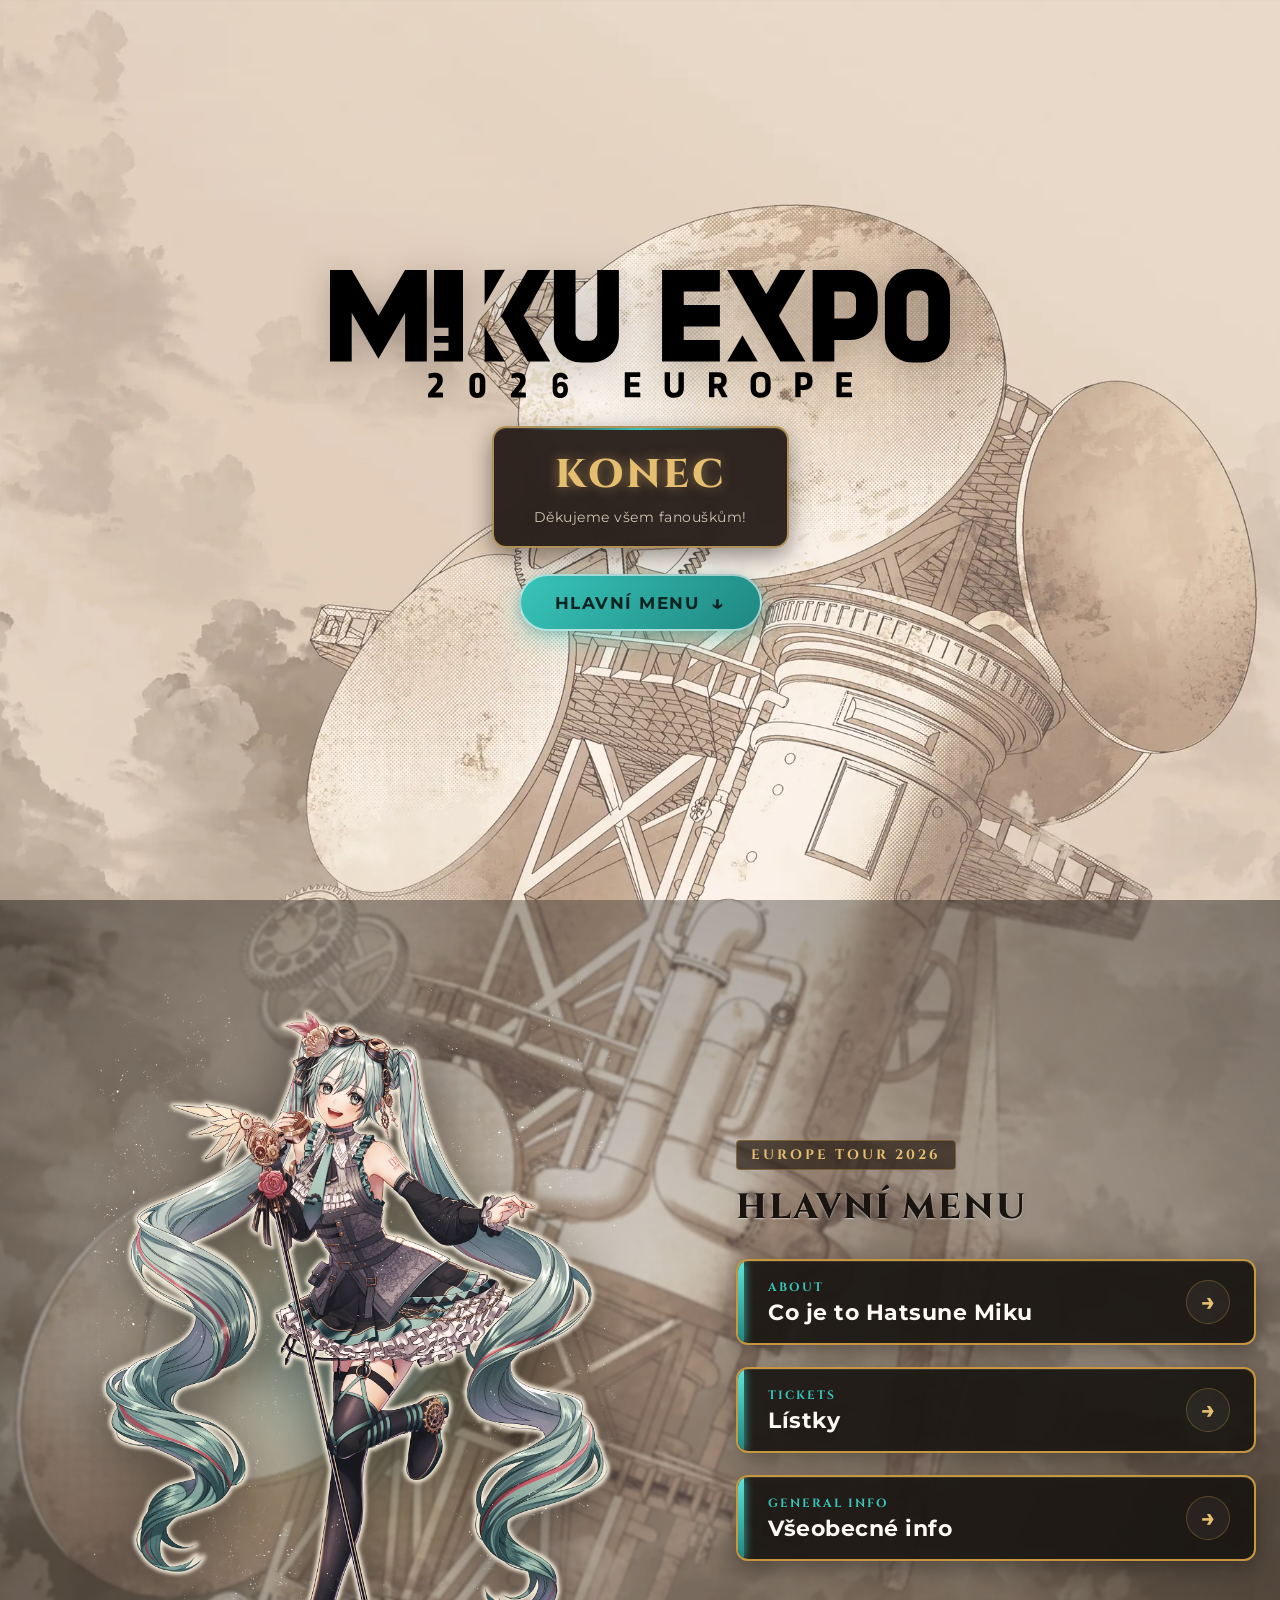
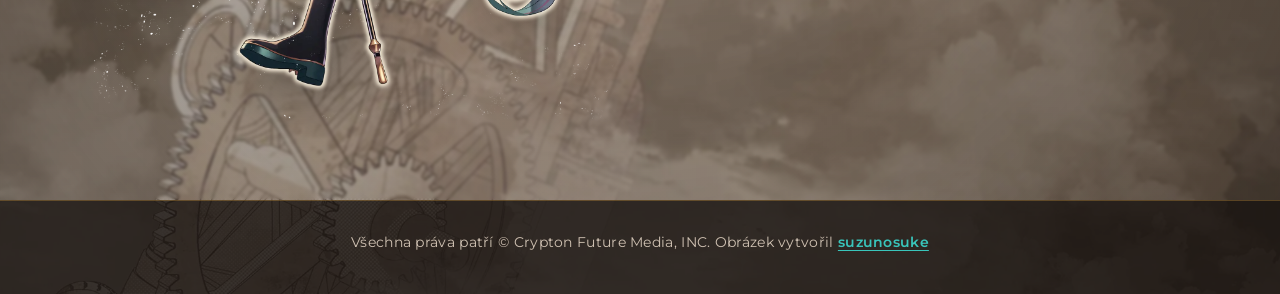
<file: index.html>
<!DOCTYPE html>
<html lang="cs">

<head>
    <meta charset="UTF-8">
    <meta name="viewport" content="width=device-width, initial-scale=1.0">
    <title>Miku Expo Europe 2026 CZ</title>
    <link rel="preconnect" href="https://fonts.googleapis.com">
    <link rel="preconnect" href="https://fonts.gstatic.com" crossorigin>
    <link href="https://fonts.googleapis.com/css2?family=Cinzel:wght@600;700;800&family=Montserrat:wght@400;500;600;700;800&display=swap"
          rel="stylesheet">
    <link rel="stylesheet" href="assets/css/main.css">
</head>

<body>
<header>
    <h1 class="main-title-hidden">Miku Expo Europe 2026</h1>
</header>

<main>
    <section class="main-logo-center">
        <div class="hero-content">
            <img class="miku-expo-logo" alt="Hatsune Miku Expo Europe 2026 Logo" src="assets/images/hero_logo.svg">

            <div class="miku-countdown" id="countdown" aria-label="Odpočet času"> 
                <div class="countdown-units">
                    <div class="countdown-item">
                        <span id="days" class="countdown-value">XX</span>
                        <span class="countdown-label">Dny</span>
                    </div>
                    <span class="countdown-separator" aria-hidden="true">:</span>
                    <div class="countdown-item">
                        <span id="hours" class="countdown-value">XX</span>
                        <span class="countdown-label">Hodiny</span>
                    </div>
                    <span class="countdown-separator" aria-hidden="true">:</span>
                    <div class="countdown-item">
                        <span id="minutes" class="countdown-value">XX</span>
                        <span class="countdown-label">Minuty</span>
                    </div>
                    <span class="countdown-separator" aria-hidden="true">:</span>
                    <div class="countdown-item">
                        <span id="seconds" class="countdown-value">XX</span>
                        <span class="countdown-label">Vteřiny</span>
                    </div>
                </div>
                <div class="countdown-ended">
                    <span class="ended-badge">KONEC</span>
                    <p class="ended-desc">Děkujeme všem fanouškům!</p>
                </div>
            </div>

            <a class="button-miku-main" href="#main-menu" aria-label="Přejít do menu">
                <span class="btn-text">Hlavní menu</span>
                <span class="scroll-arrow" aria-hidden="true">↓</span>
            </a>
        </div>
    </section>

    <section id="main-menu" class="main-menu-section">
        <div class="menu-container">
            <div class="character-col">
                <div class="chara-glow"></div>
                <img class="miku-character" src="assets/images/hero_chara-2.webp"
                     alt="Hatsune Miku - Miku Expo Europe 2026">
            </div>

            <div class="buttons-col">
                <div class="menu-header">
                    <span class="menu-tag">EUROPE TOUR 2026</span>
                    <h2 class="menu-heading">HLAVNÍ MENU</h2>
                </div>

                <nav class="miku-nav">
                    <a href="/about" class="miku-card-btn">
                        <div class="btn-info">
                            <span class="btn-sub">ABOUT</span>
                            <span class="btn-title">Co je to Hatsune Miku</span>
                        </div>
                        <span class="btn-arrow" aria-hidden="true">→</span>
                    </a>

                    <a href="/tickets" class="miku-card-btn">
                        <div class="btn-info">
                            <span class="btn-sub">TICKETS</span>
                            <span class="btn-title">Lístky</span>
                        </div>
                        <span class="btn-arrow" aria-hidden="true">→</span>
                    </a>

                    <a href="/general-info" class="miku-card-btn">
                        <div class="btn-info">
                            <span class="btn-sub">GENERAL INFO</span>
                            <span class="btn-title">Všeobecné info</span>
                        </div>
                        <span class="btn-arrow" aria-hidden="true">→</span>
                    </a>
                </nav>
            </div>
        </div>
    </section>
</main>

<footer class="main-footer">
    <p>Všechna práva patří © Crypton Future Media, INC. Obrázek vytvořil <a href="https://x.com/suzu3939"
                                                                            target="_blank" rel="noopener noreferrer">suzunosuke</a>
    </p>
</footer>

<script src="/assets/js/main.js"></script>
</body>

</html>
</file>
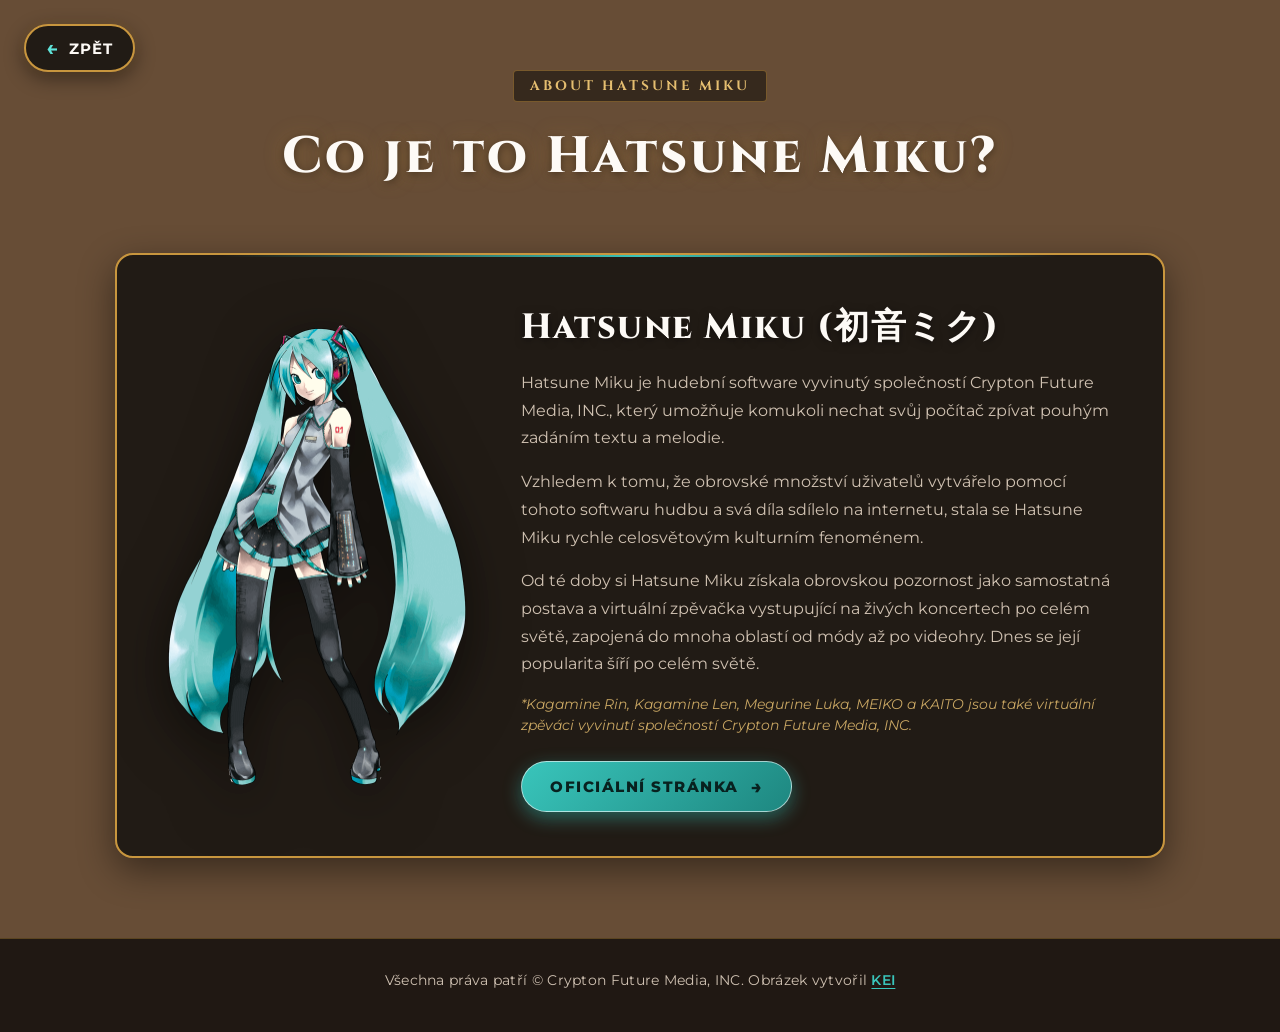
<file: about/index.html>
<!doctype html>
<html lang="cs">

<head>
    <meta charset="UTF-8">
    <meta name="viewport" content="width=device-width, initial-scale=1.0">
    <meta http-equiv="X-UA-Compatible" content="ie=edge">
    <title>Co je to Hatsune Miku? - Miku Expo Europe 2026 CZ</title>
    <link rel="preconnect" href="https://fonts.googleapis.com">
    <link rel="preconnect" href="https://fonts.gstatic.com" crossorigin>
    <link
        href="https://fonts.googleapis.com/css2?family=Cinzel:wght@600;700;800&family=Montserrat:wght@400;500;600;700;800&display=swap"
        rel="stylesheet">
    <link rel="stylesheet" href="/assets/css/main.css">
    <link rel="stylesheet" href="/assets/css/tickets.css">
    <link rel="stylesheet" href="/assets/css/about.css">
</head>

<body>
    <a href="/" class="back-button" aria-label="Zpět na hlavní stránku">
        <span class="back-arrow" aria-hidden="true">←</span>
        <span class="back-text">Zpět</span>
    </a>

    <header class="tickets-page-header">
        <div class="header-container">
            <span class="header-tag">ABOUT HATSUNE MIKU</span>
            <h1 class="header-title">Co je to Hatsune Miku?</h1>
        </div>
    </header>

    <main class="about-main">
        <div class="about-container">
            <section class="about-card">
                <div class="about-layout">
                    <div class="about-image-wrapper">
                        <img src="/assets/images/whats_miku_chara.webp" alt="Hatsune Miku" class="about-chara-img">
                    </div>
                    <div class="about-text-content">
                        <h2 class="about-heading">Hatsune Miku (初音ミク)</h2>
                        <p class="about-p">
                            Hatsune Miku je hudební software vyvinutý společností Crypton Future Media, INC., který
                            umožňuje komukoli nechat svůj počítač zpívat pouhým zadáním textu a melodie.
                        </p>
                        <p class="about-p">
                            Vzhledem k tomu, že obrovské množství uživatelů vytvářelo pomocí tohoto softwaru hudbu a svá
                            díla sdílelo na internetu, stala se Hatsune Miku rychle celosvětovým kulturním fenoménem.
                        </p>
                        <p class="about-p">
                            Od té doby si Hatsune Miku získala obrovskou pozornost jako samostatná postava a virtuální
                            zpěvačka vystupující na živých koncertech po celém světě, zapojená do mnoha oblastí od módy
                            až po videohry. Dnes se její popularita šíří po celém světě.
                        </p>
                        <p class="about-note">
                            *Kagamine Rin, Kagamine Len, Megurine Luka, MEIKO a KAITO jsou také virtuální zpěváci
                            vyvinutí společností Crypton Future Media, INC.
                        </p>
                        <div class="about-actions">
                            <a href="https://piapro.net" target="_blank" rel="noopener noreferrer"
                                class="ticket-action-btn">
                                <span>Oficiální stránka</span>
                                <span class="ticket-btn-arrow" aria-hidden="true">→</span>
                            </a>
                        </div>
                    </div>
                </div>
            </section>
        </div>
    </main>

    <footer class="main-footer">
        <p>Všechna práva patří © Crypton Future Media, INC. Obrázek vytvořil <a href="https://x.com/keigarou"
                target="_blank" rel="noopener noreferrer">KEI</a>
        </p>
    </footer>
</body>

</html>
</file>
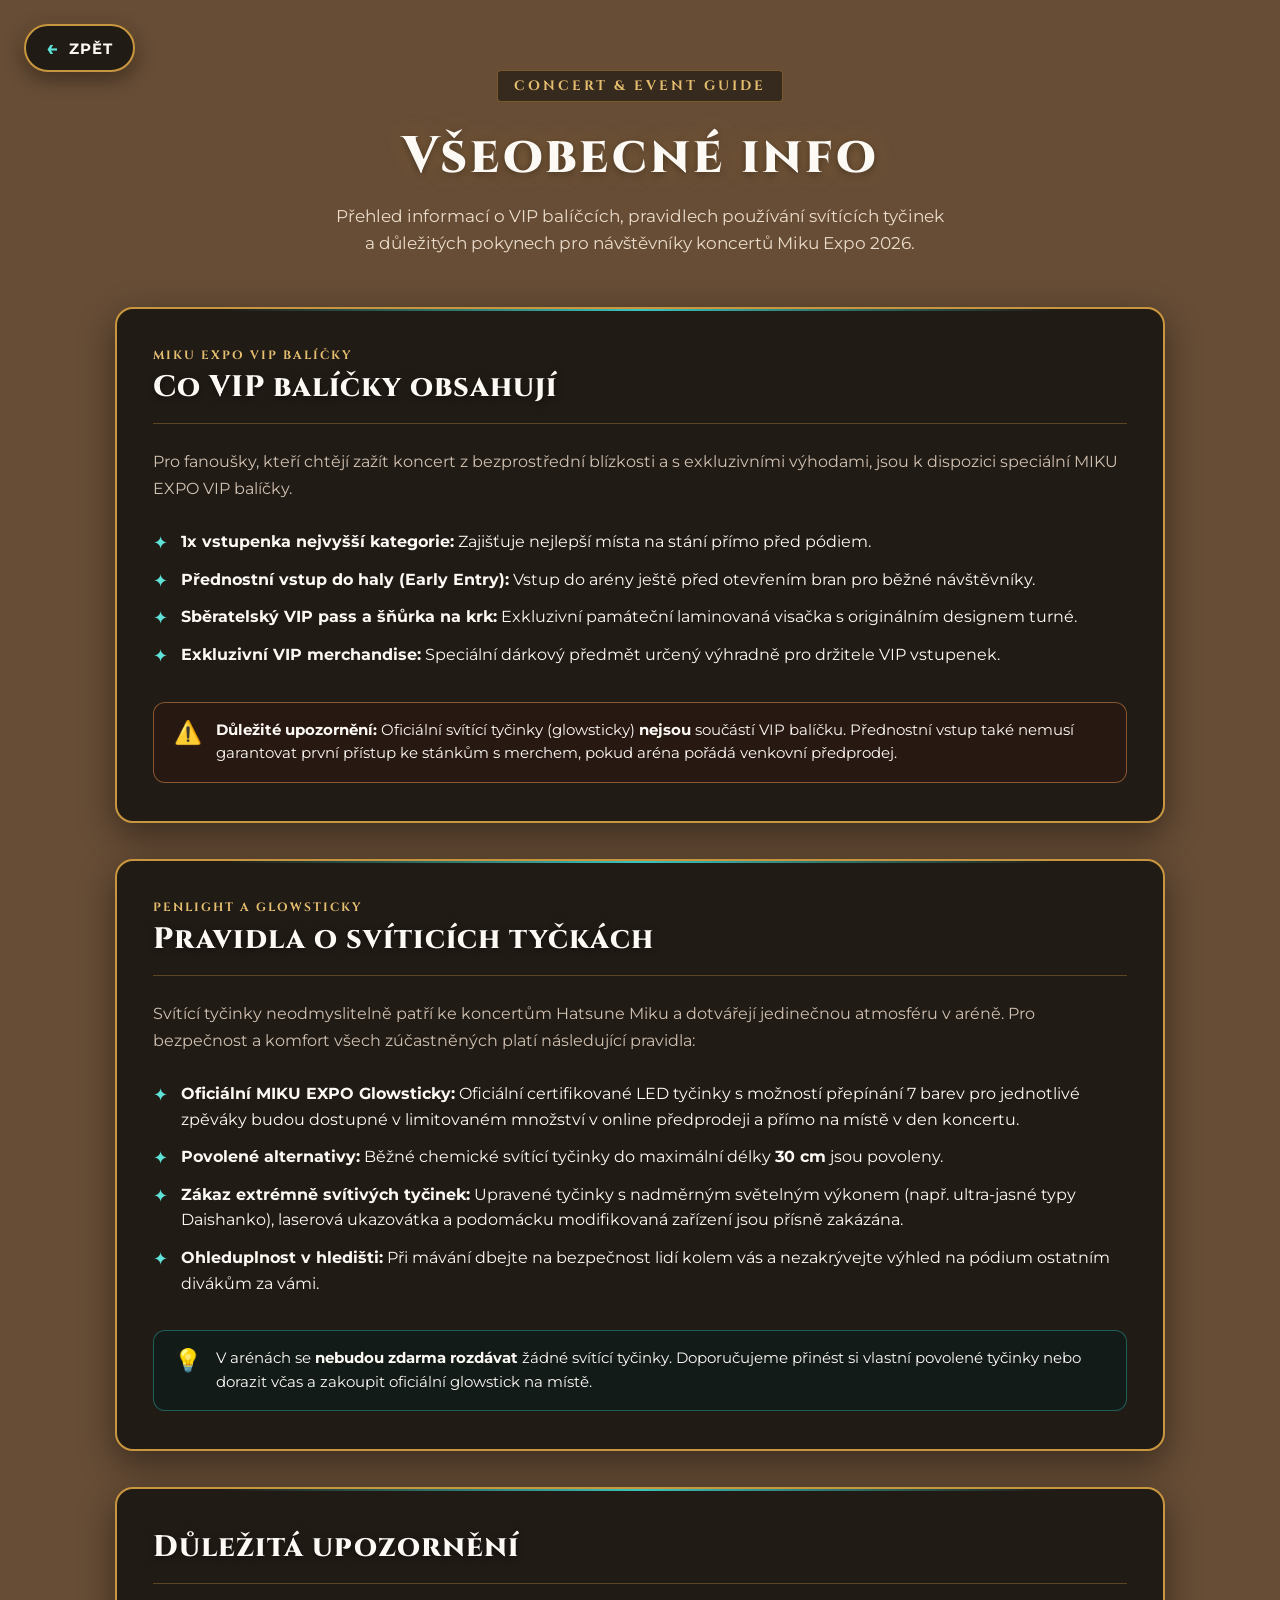
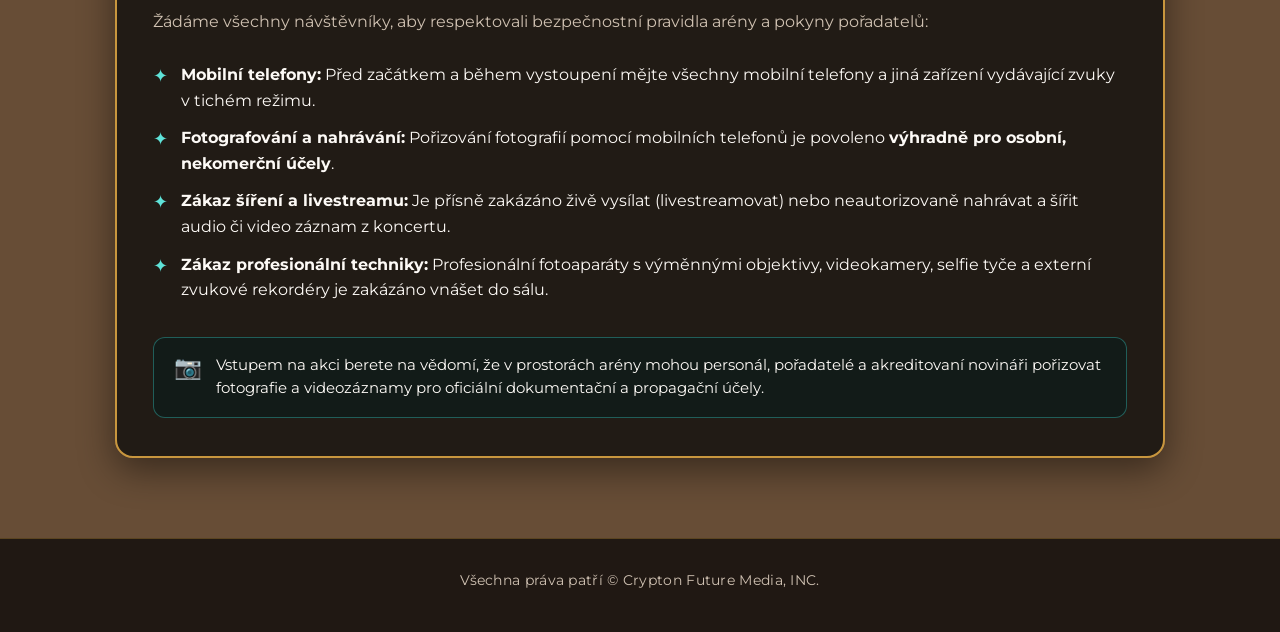
<file: general-info/index.html>
<!doctype html>
<html lang="cs">

<head>
    <meta charset="UTF-8">
    <meta name="viewport" content="width=device-width, initial-scale=1.0">
    <meta http-equiv="X-UA-Compatible" content="ie=edge">
    <title>Všeobecné info - Miku Expo Europe 2026 CZ</title>
    <link rel="preconnect" href="https://fonts.googleapis.com">
    <link rel="preconnect" href="https://fonts.gstatic.com" crossorigin>
    <link href="https://fonts.googleapis.com/css2?family=Cinzel:wght@600;700;800&family=Montserrat:wght@400;500;600;700;800&display=swap"
          rel="stylesheet">
    <link rel="stylesheet" href="/assets/css/main.css">
    <link rel="stylesheet" href="/assets/css/tickets.css">
    <link rel="stylesheet" href="/assets/css/general-info.css">
</head>

<body>
    <a href="/" class="back-button" aria-label="Zpět na hlavní stránku">
        <span class="back-arrow" aria-hidden="true">←</span>
        <span class="back-text">Zpět</span>
    </a>

    <header class="tickets-page-header">
        <div class="header-container">
            <span class="header-tag">CONCERT & EVENT GUIDE</span>
            <h1 class="header-title">Všeobecné info</h1>
            <p class="header-desc">Přehled informací o VIP balíčcích, pravidlech používání svítících tyčinek a důležitých pokynech pro návštěvníky koncertů Miku Expo 2026.</p>
        </div>
    </header>

    <main class="info-main">
        <div class="info-container">

            <section class="info-card">
                <div class="info-card-header">
                    <div class="info-card-title-group">
                        <span class="info-card-tag">Miku Expo VIP Balíčky</span>
                        <h2 class="info-card-title">Co VIP balíčky obsahují</h2>
                    </div>
                </div>
                <div class="info-content">
                    <p class="info-p">
                        Pro fanoušky, kteří chtějí zažít koncert z bezprostřední blízkosti a s exkluzivními výhodami, jsou k dispozici speciální MIKU EXPO VIP balíčky.
                    </p>
                    <ul class="info-list">
                        <li class="info-list-item"><strong>1x vstupenka nejvyšší kategorie:</strong> Zajišťuje nejlepší místa na stání přímo před pódiem.</li>
                        <li class="info-list-item"><strong>Přednostní vstup do haly (Early Entry):</strong> Vstup do arény ještě před otevřením bran pro běžné návštěvníky.</li>
                        <li class="info-list-item"><strong>Sběratelský VIP pass a šňůrka na krk:</strong> Exkluzivní památeční laminovaná visačka s originálním designem turné.</li>
                        <li class="info-list-item"><strong>Exkluzivní VIP merchandise:</strong> Speciální dárkový předmět určený výhradně pro držitele VIP vstupenek.</li>
                    </ul>
                    <div class="info-notice-box warning">
                        <span class="notice-icon" aria-hidden="true">⚠️</span>
                        <p class="notice-text">
                            <strong>Důležité upozornění:</strong> Oficiální svítící tyčinky (glowsticky) <strong>nejsou</strong> součástí VIP balíčku. Přednostní vstup také nemusí garantovat první přístup ke stánkům s merchem, pokud aréna pořádá venkovní předprodej.
                        </p>
                    </div>
                </div>
            </section>

            <section class="info-card">
                <div class="info-card-header">
                    <div class="info-card-title-group">
                        <span class="info-card-tag">PENLIGHT A GLOWSTICKY</span>
                        <h2 class="info-card-title">Pravidla o svíticích tyčkách</h2>
                    </div>
                </div>
                <div class="info-content">
                    <p class="info-p">
                        Svítící tyčinky neodmyslitelně patří ke koncertům Hatsune Miku a dotvářejí jedinečnou atmosféru v aréně. Pro bezpečnost a komfort všech zúčastněných platí následující pravidla:
                    </p>
                    <ul class="info-list">
                        <li class="info-list-item"><strong>Oficiální MIKU EXPO Glowsticky:</strong> Oficiální certifikované LED tyčinky s možností přepínání 7 barev pro jednotlivé zpěváky budou dostupné v limitovaném množství v online předprodeji a přímo na místě v den koncertu.</li>
                        <li class="info-list-item"><strong>Povolené alternativy:</strong> Běžné chemické svítící tyčinky do maximální délky <strong>30 cm</strong> jsou povoleny.</li>
                        <li class="info-list-item"><strong>Zákaz extrémně svítivých tyčinek:</strong> Upravené tyčinky s nadměrným světelným výkonem (např. ultra-jasné typy Daishanko), laserová ukazovátka a podomácku modifikovaná zařízení jsou přísně zakázána.</li>
                        <li class="info-list-item"><strong>Ohleduplnost v hledišti:</strong> Při mávání dbejte na bezpečnost lidí kolem vás a nezakrývejte výhled na pódium ostatním divákům za vámi.</li>
                    </ul>
                    <div class="info-notice-box">
                        <span class="notice-icon" aria-hidden="true">💡</span>
                        <p class="notice-text">
                            V arénách se <strong>nebudou zdarma rozdávat</strong> žádné svítící tyčinky. Doporučujeme přinést si vlastní povolené tyčinky nebo dorazit včas a zakoupit oficiální glowstick na místě.
                        </p>
                    </div>
                </div>
            </section>

            <section class="info-card">
                <div class="info-card-header">
                    <div class="info-card-title-group">
                        <h2 class="info-card-title">Důležitá upozornění</h2>
                    </div>
                </div>
                <div class="info-content">
                    <p class="info-p">
                        Žádáme všechny návštěvníky, aby respektovali bezpečnostní pravidla arény a pokyny pořadatelů:
                    </p>
                    <ul class="info-list">
                        <li class="info-list-item"><strong>Mobilní telefony:</strong> Před začátkem a během vystoupení mějte všechny mobilní telefony a jiná zařízení vydávající zvuky v tichém režimu.</li>
                        <li class="info-list-item"><strong>Fotografování a nahrávání:</strong> Pořizování fotografií pomocí mobilních telefonů je povoleno <strong>výhradně pro osobní, nekomerční účely</strong>.</li>
                        <li class="info-list-item"><strong>Zákaz šíření a livestreamu:</strong> Je přísně zakázáno živě vysílat (livestreamovat) nebo neautorizovaně nahrávat a šířit audio či video záznam z koncertu.</li>
                        <li class="info-list-item"><strong>Zákaz profesionální techniky:</strong> Profesionální fotoaparáty s výměnnými objektivy, videokamery, selfie tyče a externí zvukové rekordéry je zakázáno vnášet do sálu.</li>
                    </ul>
                    <div class="info-notice-box">
                        <span class="notice-icon" aria-hidden="true">📷</span>
                        <p class="notice-text">
                            Vstupem na akci berete na vědomí, že v prostorách arény mohou personál, pořadatelé a akreditovaní novináři pořizovat fotografie a videozáznamy pro oficiální dokumentační a propagační účely.
                        </p>
                    </div>
                </div>
            </section>

        </div>
    </main>

    <footer class="main-footer">
        <p>Všechna práva patří © Crypton Future Media, INC.
        </p>
    </footer>
</body>

</html>
</file>
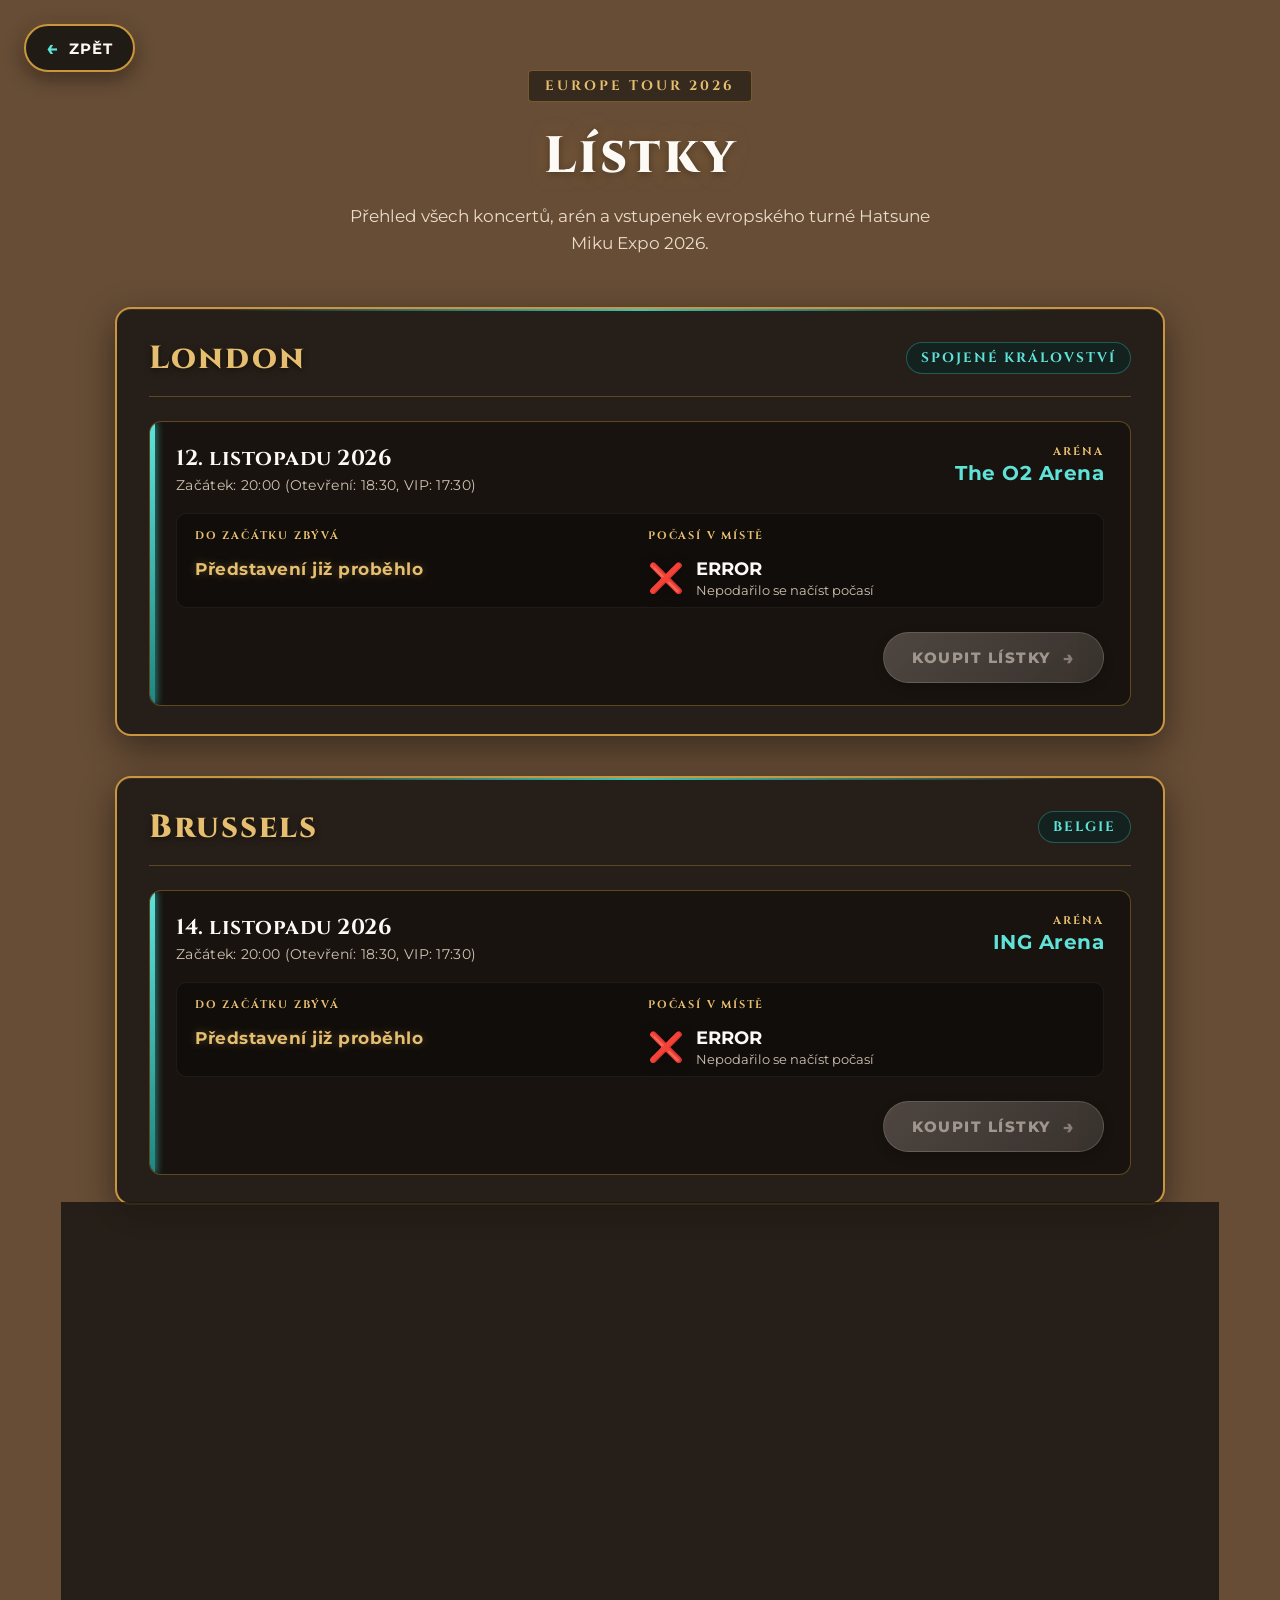
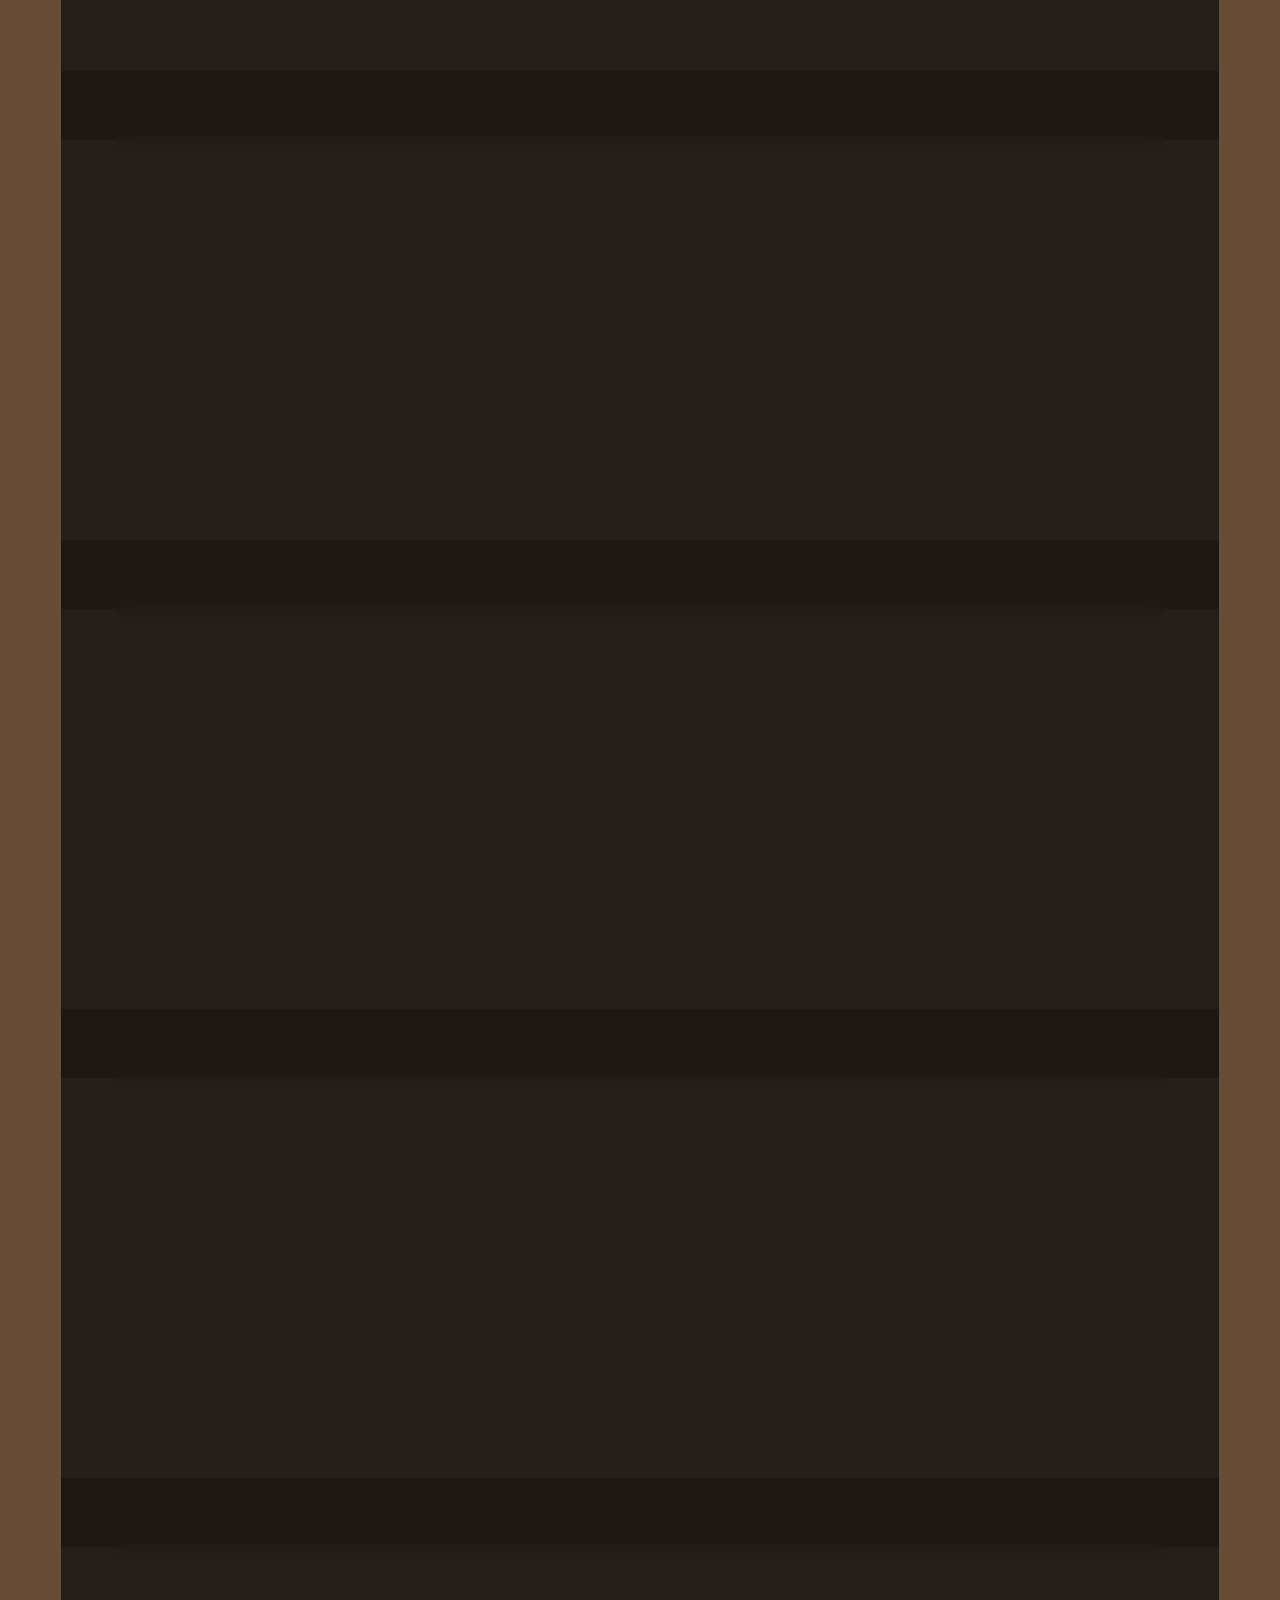
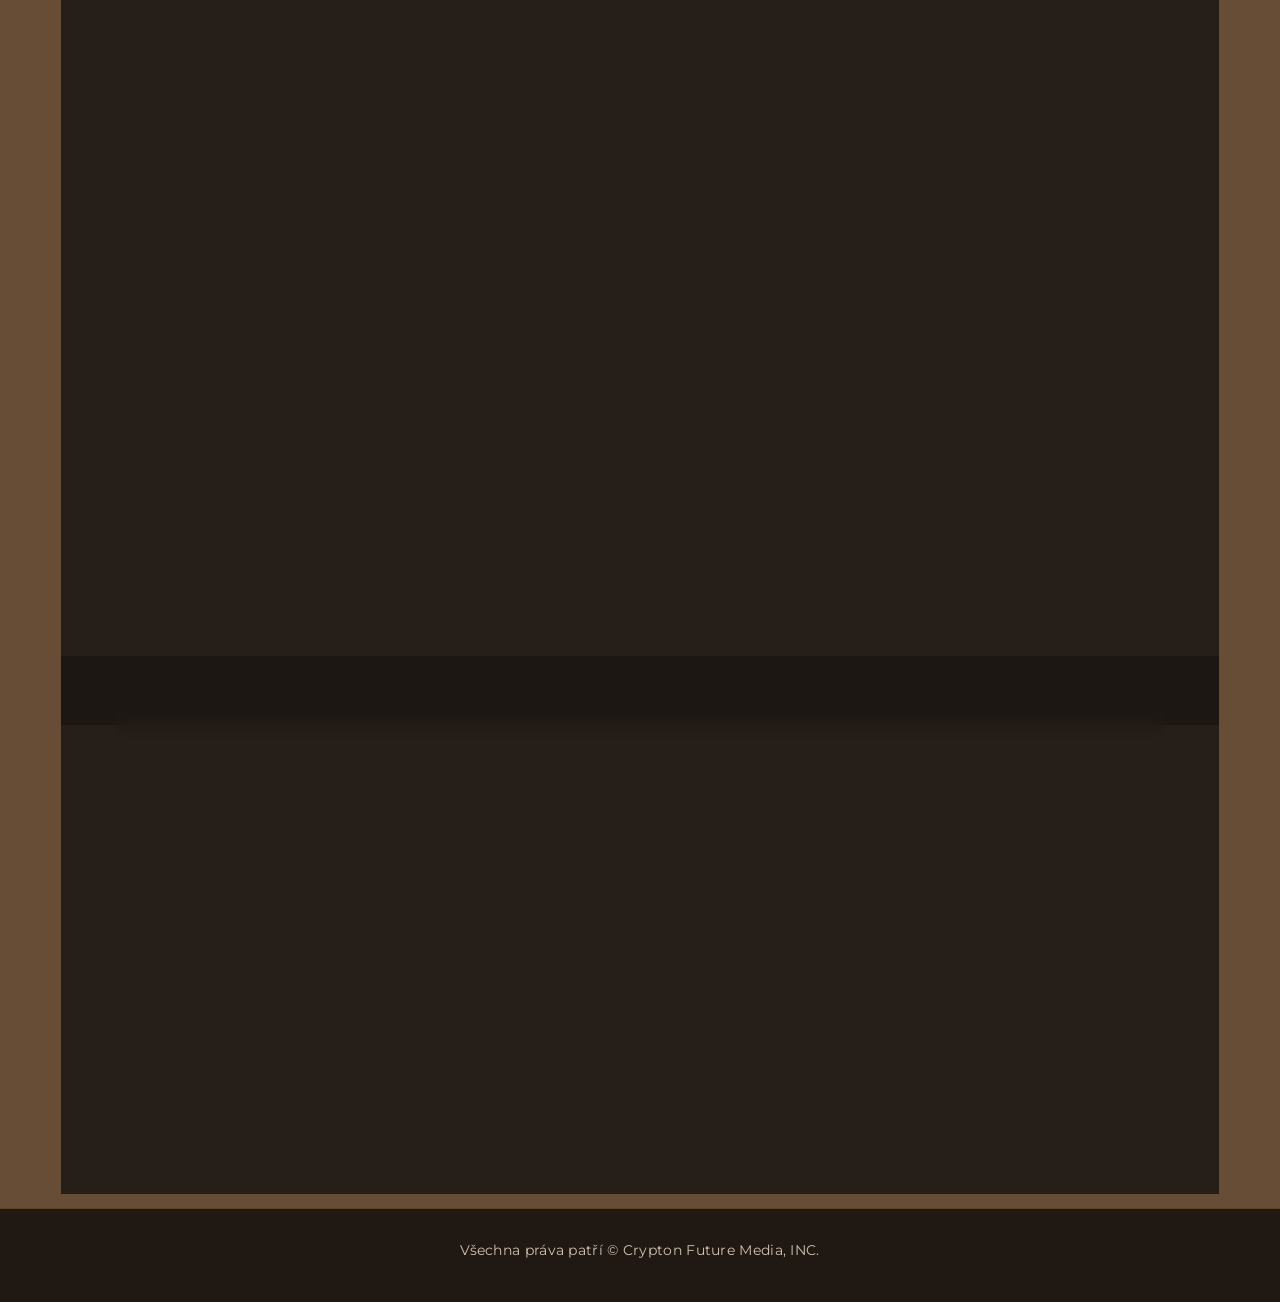
<file: tickets/index.html>
<!doctype html>
<html lang="cs">

<head>
    <meta charset="UTF-8">
    <meta name="viewport" content="width=device-width, initial-scale=1.0">
    <meta http-equiv="X-UA-Compatible" content="ie=edge">
    <title>Lístky - Miku Expo Europe 2026 CZ</title>
    <link rel="preconnect" href="https://fonts.googleapis.com">
    <link rel="preconnect" href="https://fonts.gstatic.com" crossorigin>
    <link
        href="https://fonts.googleapis.com/css2?family=Cinzel:wght@600;700;800&family=Montserrat:wght@400;500;600;700;800&display=swap"
        rel="stylesheet">
    <link rel="stylesheet" href="/assets/css/main.css">
    <link rel="stylesheet" href="/assets/css/tickets.css">
</head>

<body>
    <a href="/" class="back-button" aria-label="Zpět na hlavní stránku">
        <span class="back-arrow" aria-hidden="true">←</span>
        <span class="back-text">Zpět</span>
    </a>

    <header class="tickets-page-header">
        <div class="header-container">
            <span class="header-tag">EUROPE TOUR 2026</span>
            <h1 class="header-title">Lístky</h1>
            <p class="header-desc">Přehled všech koncertů, arén a vstupenek evropského turné Hatsune Miku Expo 2026.</p>
        </div>
    </header>

    <main class="tickets-main">
        <div class="tickets-container" id="tickets-container">
            <div class="tickets-loading" id="tickets-loading">
                <div class="loading-spinner"></div>
                <div class="loading-content">
                    <h2 class="loading-title">Načítání koncertů...</h2>
                    <p class="loading-desc">Připojování a vyhledávání aktuálních termínů turné</p>
                </div>
            </div>
        </div>
    </main>

    <footer class="main-footer">
        <p>Všechna práva patří © Crypton Future Media, INC.
        </p>
    </footer>

    <script src="/assets/js/tickets.js"></script>
</body>

</html>
</file>
<file: assets/css/main.css>
:root {
    --miku-teal: #39c5bb;
    --miku-teal-bright: #5fe3d9;
    --miku-teal-dark: #1e8780;
    --miku-teal-glow: rgba(57, 197, 187, 0.45);

    --steampunk-gold: #c8963e;
    --steampunk-gold-light: #e5be70;
    --steampunk-gold-dark: #8c6523;

    --bg-dark-plate: rgba(28, 23, 19, 0.92);
    --bg-dark-plate-hover: rgba(38, 30, 24, 0.96);

    --text-light: #fdfaf6;
    --text-muted: #d0c2b2;
    --text-dark: #2a221b;
}

* {
    box-sizing: border-box;
}

html {
    scroll-behavior: smooth;
}

body {
    margin: 0;
    padding: 0;
    font-family: 'Montserrat', -apple-system, BlinkMacSystemFont, "Segoe UI", Roboto, sans-serif;
    background-color: #c9b4a1;
    background-image: url("../images/bg.webp");
    background-size: cover;
    background-position: center top;
    background-repeat: no-repeat;
    background-attachment: scroll;
    color: var(--text-dark);
    min-height: 100vh;
    overflow-x: hidden;
}

.main-title-hidden {
    position: absolute;
    width: 1px;
    height: 1px;
    padding: 0;
    margin: -1px;
    overflow: hidden;
    clip: rect(0, 0, 0, 0);
    white-space: nowrap;
    border: 0;
}

.main-logo-center {
    display: flex;
    justify-content: center;
    align-items: center;
    min-height: 100vh;
    padding: 40px 20px;
    position: relative;
}

.hero-content {
    display: flex;
    flex-direction: column;
    align-items: center;
    width: 95%;
    max-width: 720px;
    text-align: center;
    animation: fadeInDown 1.1s cubic-bezier(0.16, 1, 0.3, 1);
}

.miku-expo-logo {
    display: block;
    width: 100%;
    max-width: 620px;
    height: auto;
    filter: drop-shadow(0 6px 18px rgba(0, 0, 0, 0.25));
    transition: transform 0.3s ease;
}

.miku-expo-logo:hover {
    transform: scale(1.02);
}

.miku-countdown {
    margin-top: 28px;
    background: var(--bg-dark-plate);
    border: 2px solid var(--steampunk-gold);
    border-radius: 14px;
    padding: 14px 26px;
    box-shadow: 0 8px 24px rgba(0, 0, 0, 0.45), inset 0 1px 0 rgba(255, 255, 255, 0.1);
    backdrop-filter: blur(8px);
    transition: all 0.35s ease;
    position: relative;
    overflow: hidden;
}

.miku-countdown::before {
    content: '';
    position: absolute;
    top: 0;
    left: 10%;
    right: 10%;
    height: 2px;
    background: linear-gradient(90deg, transparent, var(--miku-teal), transparent);
}

.countdown-units {
    display: flex;
    align-items: center;
    justify-content: center;
    gap: 14px;
}

.countdown-item {
    display: flex;
    flex-direction: column;
    align-items: center;
    min-width: 68px;
}

.countdown-value {
    font-family: 'Cinzel', monospace, sans-serif;
    font-size: 2.2rem;
    font-weight: 800;
    color: var(--miku-teal-bright);
    text-shadow: 0 0 14px var(--miku-teal-glow), 0 2px 4px rgba(0, 0, 0, 0.5);
    line-height: 1;
}

.countdown-label {
    font-size: 0.72rem;
    font-weight: 700;
    text-transform: uppercase;
    letter-spacing: 1.5px;
    color: var(--steampunk-gold-light);
    margin-top: 6px;
}

.countdown-separator {
    font-family: 'Cinzel', serif;
    font-size: 1.8rem;
    font-weight: 700;
    color: var(--steampunk-gold);
    opacity: 0.75;
    line-height: 1;
    margin-bottom: 18px;
}

.countdown-ended {
    display: none;
    text-align: center;
}

.miku-countdown.tour-ended .countdown-units,
.miku-countdown.is-ended .countdown-units,
.miku-countdown.ended .countdown-units {
    display: none;
}

.miku-countdown.tour-ended .countdown-ended,
.miku-countdown.is-ended .countdown-ended,
.miku-countdown.ended .countdown-ended {
    display: flex;
    flex-direction: column;
    align-items: center;
    justify-content: center;
    padding: 6px 14px;
    animation: fadeInDown 0.4s ease;
}

.miku-countdown.tour-ended,
.miku-countdown.is-ended,
.miku-countdown.ended {
    border-color: rgba(229, 190, 112, 0.7);
    background: rgba(36, 26, 22, 0.94);
}

.ended-badge {
    font-family: 'Cinzel', serif;
    font-size: 2.5rem;
    font-weight: 800;
    letter-spacing: 3px;
    color: var(--steampunk-gold-light);
    text-shadow: 0 0 12px rgba(229, 190, 112, 0.5);
    text-transform: uppercase;
}

.ended-desc {
    margin: 6px 0 0;
    font-size: 0.88rem;
    color: var(--text-muted);
    letter-spacing: 0.5px;
}

.button-miku-main {
    all: unset;
    cursor: pointer;
    display: inline-flex;
    align-items: center;
    justify-content: center;
    gap: 12px;
    margin-top: 26px;
    padding: 14px 34px;
    background: linear-gradient(135deg, var(--miku-teal) 0%, var(--miku-teal-dark) 100%);
    color: #0b2422;
    font-size: 1.05rem;
    font-weight: 700;
    letter-spacing: 1.5px;
    text-transform: uppercase;
    text-decoration: none;
    border-radius: 50px;
    border: 2px solid rgba(255, 255, 255, 0.6);
    box-shadow: 0 8px 24px var(--miku-teal-glow), 0 2px 8px rgba(0, 0, 0, 0.18);
    transition: all 0.3s cubic-bezier(0.16, 1, 0.3, 1);
}

.button-miku-main .scroll-arrow {
    font-size: 1.3rem;
    display: inline-block;
    animation: bounceDown 1.8s ease-in-out infinite;
}

.button-miku-main:hover {
    background: linear-gradient(135deg, var(--miku-teal-bright) 0%, var(--miku-teal) 100%);
    color: #061917;
    transform: translateY(4px);
    box-shadow: 0 12px 30px rgba(57, 197, 187, 0.65), 0 4px 12px rgba(0, 0, 0, 0.25);
    border-color: #ffffff;
}

.button-miku-main:active {
    transform: translateY(6px);
}

.main-menu-section {
    min-height: 100vh;
    display: flex;
    justify-content: center;
    align-items: center;
    padding: 60px 24px;
    position: relative;
    background: radial-gradient(circle at center, rgba(20, 16, 13, 0.15) 0%, rgba(14, 11, 9, 0.45) 100%);
    backdrop-filter: blur(1.5px);
}

.menu-container {
    display: flex;
    flex-direction: row;
    align-items: center;
    justify-content: space-between;
    width: 100%;
    max-width: 1240px;
    gap: 50px;
}

.character-col {
    flex: 1 1 50%;
    display: flex;
    justify-content: center;
    align-items: center;
    position: relative;
}

.chara-glow {
    position: absolute;
    width: 70%;
    height: 70%;
    background: radial-gradient(circle, rgba(57, 197, 187, 0.32) 0%, rgba(200, 150, 62, 0.18) 45%, transparent 70%);
    filter: blur(40px);
    z-index: 1;
    pointer-events: none;
    animation: pulseGlow 5s ease-in-out infinite alternate;
}

.miku-character {
    position: relative;
    z-index: 2;
    display: block;
    width: 100%;
    max-width: 540px;
    max-height: 82vh;
    height: auto;
    object-fit: contain;
    filter: drop-shadow(0 15px 30px rgba(0, 0, 0, 0.5));
    animation: floatChara 6s ease-in-out infinite;
    transition: transform 0.4s ease;
}

.miku-character:hover {
    transform: scale(1.025);
}

.buttons-col {
    flex: 1 1 50%;
    display: flex;
    flex-direction: column;
    justify-content: center;
    align-items: flex-start;
    max-width: 520px;
}

.menu-header {
    margin-bottom: 28px;
}

.menu-tag {
    display: inline-block;
    font-family: 'Cinzel', serif;
    font-size: 0.85rem;
    font-weight: 700;
    letter-spacing: 3px;
    color: var(--steampunk-gold-light);
    background: rgba(43, 33, 24, 0.75);
    padding: 5px 14px;
    border-radius: 4px;
    border: 1px solid rgba(200, 150, 62, 0.4);
    margin-bottom: 8px;
    text-transform: uppercase;
}

.menu-heading {
    margin: 6px 0 0 0;
    font-family: 'Cinzel', serif;
    font-size: 2.2rem;
    font-weight: 800;
    color: #1a1410;
    letter-spacing: 2px;
    text-shadow: 0 1px 2px rgba(255, 255, 255, 0.6), 0 2px 6px rgba(0, 0, 0, 0.15);
}

.miku-nav {
    display: flex;
    flex-direction: column;
    gap: 22px;
    width: 100%;
}

.miku-card-btn {
    display: flex;
    align-items: center;
    justify-content: space-between;
    width: 100%;
    padding: 18px 24px;
    background: var(--bg-dark-plate);
    border: 2px solid var(--steampunk-gold);
    border-radius: 12px;
    text-decoration: none;
    position: relative;
    overflow: hidden;
    box-shadow: 0 8px 24px rgba(0, 0, 0, 0.35), inset 0 1px 0 rgba(255, 255, 255, 0.1);
    transition: all 0.35s cubic-bezier(0.16, 1, 0.3, 1);
    backdrop-filter: blur(8px);
}

.miku-card-btn::before {
    content: '';
    position: absolute;
    left: 0;
    top: 0;
    bottom: 0;
    width: 6px;
    background: linear-gradient(to bottom, var(--miku-teal-bright), var(--miku-teal-dark));
    box-shadow: 0 0 10px var(--miku-teal);
    transition: width 0.3s ease;
}

.miku-card-btn .btn-info {
    display: flex;
    flex-direction: column;
    gap: 4px;
    z-index: 2;
    padding-left: 6px;
}

.miku-card-btn .btn-sub {
    font-family: 'Cinzel', serif;
    font-size: 0.75rem;
    font-weight: 700;
    letter-spacing: 2px;
    color: var(--miku-teal);
    text-transform: uppercase;
    transition: color 0.3s ease;
}

.miku-card-btn .btn-title {
    font-size: 1.35rem;
    font-weight: 700;
    color: var(--text-light);
    letter-spacing: 0.5px;
    transition: color 0.3s ease;
}

.miku-card-btn .btn-arrow {
    font-size: 1.5rem;
    font-weight: 700;
    color: var(--steampunk-gold-light);
    width: 44px;
    height: 44px;
    display: flex;
    align-items: center;
    justify-content: center;
    border-radius: 50%;
    background: rgba(255, 255, 255, 0.05);
    border: 1px solid rgba(200, 150, 62, 0.3);
    z-index: 2;
    transition: all 0.35s ease;
}

.miku-card-btn:hover {
    transform: translateX(10px);
    background: var(--bg-dark-plate-hover);
    border-color: var(--miku-teal);
    box-shadow: 0 12px 32px rgba(0, 0, 0, 0.5), 0 0 20px var(--miku-teal-glow);
}

.miku-card-btn:hover::before {
    width: 10px;
}

.miku-card-btn:hover .btn-title {
    color: #ffffff;
    text-shadow: 0 0 10px rgba(57, 197, 187, 0.5);
}

.miku-card-btn:hover .btn-sub {
    color: var(--miku-teal-bright);
}

.miku-card-btn:hover .btn-arrow {
    color: #0b2422;
    background: var(--miku-teal);
    border-color: var(--miku-teal-bright);
    box-shadow: 0 0 14px var(--miku-teal);
    transform: translateX(4px);
}

.miku-card-btn:active {
    transform: translateX(6px) scale(0.99);
}

.main-footer {
    padding: 30px 20px 40px;
    text-align: center;
    background: rgba(20, 16, 13, 0.85);
    border-top: 1px solid rgba(200, 150, 62, 0.35);
    position: relative;
    z-index: 10;
}

.main-footer p {
    margin: 0;
    font-size: 0.9rem;
    line-height: 1.6;
    color: #cfc1b2;
    letter-spacing: 0.3px;
}

.main-footer a {
    color: var(--miku-teal);
    text-decoration: underline;
    text-underline-offset: 3px;
    font-weight: 600;
    transition: color 0.25s ease, text-shadow 0.25s ease;
}

.main-footer a:hover {
    color: var(--miku-teal-bright);
    text-shadow: 0 0 8px var(--miku-teal);
}

@keyframes fadeInDown {
    from {
        opacity: 0;
        transform: translateY(-24px);
    }

    to {
        opacity: 1;
        transform: translateY(0);
    }
}

@keyframes bounceDown {

    0%,
    100% {
        transform: translateY(0);
    }

    50% {
        transform: translateY(6px);
    }
}

@keyframes floatChara {

    0%,
    100% {
        transform: translateY(0);
    }

    50% {
        transform: translateY(-12px);
    }
}

@keyframes pulseGlow {
    0% {
        opacity: 0.6;
        transform: scale(0.95);
    }

    100% {
        opacity: 0.9;
        transform: scale(1.05);
    }
}

@media (max-width: 900px) {
    .menu-container {
        flex-direction: column;
        gap: 36px;
    }

    .miku-countdown {
        max-width: 340px;
        width: 80%;
        padding: 10px 16px;
        margin-top: 22px;
    }

    .countdown-units {
        gap: 8px;
    }

    .countdown-item {
        min-width: 44px;
    }

    .countdown-value {
        font-size: 1.45rem;
    }

    .countdown-label {
        font-size: 0.6rem;
        letter-spacing: 1px;
    }

    .countdown-separator {
        font-size: 1.2rem;
        margin-bottom: 10px;
    }

    .character-col {
        order: 1;
        width: 100%;
        max-width: 380px;
    }

    .miku-character {
        max-height: 50vh;
        max-width: 85%;
    }

    .buttons-col {
        order: 2;
        width: 100%;
        max-width: 440px;
        align-items: center;
    }

    .menu-header {
        text-align: center;
        margin-bottom: 20px;
    }

    .menu-heading {
        font-size: 1.8rem;
    }

    .miku-card-btn {
        padding: 16px 20px;
    }

    .miku-card-btn:hover {
        transform: translateY(-3px);
    }

    .button-miku-main {
        font-size: 0.95rem;
        padding: 12px 28px;
    }
}

@media (max-width: 480px) {
    .main-logo-center {
        padding: 30px 16px;
    }

    .miku-countdown {
        max-width: 270px;
        width: 75%;
        padding: 8px 12px;
        margin-top: 18px;
        border-radius: 10px;
    }

    .countdown-units {
        gap: 4px;
    }

    .countdown-item {
        min-width: 36px;
    }

    .countdown-value {
        font-size: 1.15rem;
    }

    .countdown-label {
        font-size: 0.52rem;
        letter-spacing: 0.5px;
        margin-top: 3px;
    }

    .countdown-separator {
        font-size: 0.95rem;
        margin-bottom: 8px;
    }

    .ended-badge {
        font-size: 1rem;
        letter-spacing: 1.5px;
    }

    .ended-desc {
        font-size: 0.72rem;
    }

    .miku-character {
        max-height: 42vh;
    }

    .miku-card-btn .btn-title {
        font-size: 1.15rem;
    }

    .miku-card-btn .btn-arrow {
        width: 38px;
        height: 38px;
        font-size: 1.3rem;
    }

    .main-footer p {
        font-size: 0.8rem;
    }
}
</file>
<file: assets/css/tickets.css>
:root {
    --miku-teal: #39c5bb;
    --miku-teal-bright: #5fe3d9;
    --miku-teal-dark: #1e8780;
    --miku-teal-glow: rgba(57, 197, 187, 0.45);

    --steampunk-gold: #c8963e;
    --steampunk-gold-light: #e5be70;
    --steampunk-gold-dark: #8c6523;

    --bg-dark-plate: rgba(28, 23, 19, 0.92);
    --bg-card-inner: rgba(20, 16, 13, 0.7);

    --text-light: #fdfaf6;
    --text-muted: #d0c2b2;
    --text-dark: #2a221b;
}

body {
    background-color: #674d36;
    background-image: none;
    color: var(--text-light);
}

.back-button {
    position: fixed;
    top: 24px;
    left: 24px;
    z-index: 1000;
    display: inline-flex;
    align-items: center;
    gap: 10px;
    padding: 10px 20px;
    background: var(--bg-dark-plate);
    border: 2px solid var(--steampunk-gold);
    border-radius: 50px;
    color: var(--text-light);
    font-size: 0.95rem;
    font-weight: 700;
    letter-spacing: 1px;
    text-decoration: none;
    text-transform: uppercase;
    backdrop-filter: blur(10px);
    box-shadow: 0 6px 20px rgba(0, 0, 0, 0.45), 0 0 10px rgba(200, 150, 62, 0.2);
    transition: all 0.3s cubic-bezier(0.16, 1, 0.3, 1);
}

.back-button .back-arrow {
    font-size: 1.25rem;
    color: var(--miku-teal-bright);
    transition: transform 0.3s ease;
}

.back-button:hover {
    background: rgba(38, 30, 24, 0.98);
    border-color: var(--miku-teal);
    color: #ffffff;
    box-shadow: 0 8px 25px rgba(0, 0, 0, 0.6), 0 0 18px var(--miku-teal-glow);
    transform: translateX(-4px);
}

.back-button:hover .back-arrow {
    transform: translateX(-3px);
}

.back-button:active {
    transform: translateX(-2px) scale(0.98);
}

.tickets-page-header {
    padding: 70px 20px 30px;
    text-align: center;
}

.header-container {
    max-width: 800px;
    margin: 0 auto;
    animation: fadeInDown 0.8s cubic-bezier(0.16, 1, 0.3, 1);
}

.header-tag {
    display: inline-block;
    font-family: 'Cinzel', serif;
    font-size: 0.85rem;
    font-weight: 700;
    letter-spacing: 3px;
    color: var(--steampunk-gold-light);
    background: rgba(43, 33, 24, 0.8);
    padding: 6px 16px;
    border-radius: 4px;
    border: 1px solid rgba(200, 150, 62, 0.45);
    margin-bottom: 12px;
    text-transform: uppercase;
}

.header-title {
    margin: 8px 0 12px;
    font-family: 'Cinzel', serif;
    font-size: 3.2rem;
    font-weight: 800;
    color: var(--text-light);
    letter-spacing: 3px;
    text-shadow: 0 2px 8px rgba(0, 0, 0, 0.4), 0 0 20px rgba(200, 150, 62, 0.35);
}

.header-desc {
    margin: 0 auto;
    font-size: 1.05rem;
    color: #ebdccb;
    line-height: 1.6;
    max-width: 620px;
}

.tickets-main {
    padding: 20px 20px 80px;
}

.tickets-container {
    max-width: 1050px;
    margin: 0 auto;
    display: flex;
    flex-direction: column;
    gap: 40px;
    width: 100%;
}

.city-section {
    background: rgba(28, 23, 19, 0.85);
    border: 2px solid var(--steampunk-gold);
    border-radius: 16px;
    padding: 28px 32px;
    box-shadow: 0 12px 36px rgba(0, 0, 0, 0.45), inset 0 1px 0 rgba(255, 255, 255, 0.08);
    backdrop-filter: blur(10px);
    position: relative;
    overflow: hidden;
    transition: border-color 0.3s ease, box-shadow 0.3s ease;
}

.city-section::before {
    content: '';
    position: absolute;
    top: 0;
    left: 10%;
    right: 10%;
    height: 2px;
    background: linear-gradient(90deg, transparent, var(--miku-teal), transparent);
}

.city-section:hover {
    border-color: rgba(229, 190, 112, 0.9);
    box-shadow: 0 16px 42px rgba(0, 0, 0, 0.55), 0 0 15px rgba(200, 150, 62, 0.2);
}

.city-heading-row {
    display: flex;
    justify-content: space-between;
    align-items: center;
    border-bottom: 1px solid rgba(200, 150, 62, 0.35);
    padding-bottom: 16px;
    margin-bottom: 24px;
}

.city-badge-wrapper {
    display: flex;
    align-items: center;
    gap: 12px;
}

.city-pin {
    font-size: 1.6rem;
    filter: drop-shadow(0 2px 6px rgba(0, 0, 0, 0.4));
}

.city-name {
    margin: 0;
    font-family: 'Cinzel', serif;
    font-size: 2rem;
    font-weight: 800;
    letter-spacing: 2px;
    color: var(--steampunk-gold-light);
    text-shadow: 0 2px 6px rgba(0, 0, 0, 0.5);
}

.city-country {
    font-family: 'Cinzel', serif;
    font-size: 0.85rem;
    font-weight: 700;
    letter-spacing: 2px;
    text-transform: uppercase;
    color: var(--miku-teal-bright);
    background: rgba(14, 38, 36, 0.7);
    padding: 6px 14px;
    border-radius: 20px;
    border: 1px solid rgba(57, 197, 187, 0.35);
}

.concerts-grid {
    display: flex;
    flex-direction: column;
    gap: 24px;
}

.concert-card {
    background: var(--bg-card-inner);
    border: 1px solid rgba(200, 150, 62, 0.4);
    border-radius: 12px;
    padding: 22px 26px;
    display: flex;
    flex-direction: column;
    gap: 20px;
    position: relative;
    overflow: hidden;
    transition: all 0.3s ease;
}

.concert-card::before {
    content: '';
    position: absolute;
    left: 0;
    top: 0;
    bottom: 0;
    width: 5px;
    background: linear-gradient(to bottom, var(--miku-teal-bright), var(--miku-teal-dark));
    box-shadow: 0 0 8px var(--miku-teal);
    transition: width 0.3s ease;
}

.concert-card:hover {
    border-color: var(--miku-teal);
    background: rgba(28, 22, 17, 0.85);
    box-shadow: 0 8px 24px rgba(0, 0, 0, 0.45), 0 0 16px var(--miku-teal-glow);
}

.concert-card:hover::before {
    width: 8px;
}

.concert-top {
    display: flex;
    justify-content: space-between;
    align-items: flex-start;
    flex-wrap: wrap;
    gap: 16px;
}

.concert-date-group {
    display: flex;
    flex-direction: column;
    gap: 4px;
}

.date-day {
    font-family: 'Cinzel', serif;
    font-size: 1.35rem;
    font-weight: 700;
    color: var(--text-light);
    letter-spacing: 0.5px;
}

.date-times {
    font-size: 0.85rem;
    color: var(--text-muted);
    letter-spacing: 0.3px;
}

.venue-info {
    text-align: right;
    display: flex;
    flex-direction: column;
    gap: 2px;
}

.venue-label {
    font-family: 'Cinzel', serif;
    font-size: 0.7rem;
    font-weight: 700;
    letter-spacing: 2px;
    color: var(--steampunk-gold-light);
    text-transform: uppercase;
}

.venue-name {
    margin: 0;
    font-size: 1.25rem;
    font-weight: 700;
    color: var(--miku-teal-bright);
    letter-spacing: 0.5px;
}

.concert-middle {
    display: grid;
    grid-template-columns: 1fr 1fr;
    gap: 16px;
    padding: 14px 18px;
    background: rgba(12, 10, 8, 0.6);
    border-radius: 10px;
    border: 1px solid rgba(255, 255, 255, 0.06);
}

.block-label {
    display: block;
    font-family: 'Cinzel', serif;
    font-size: 0.68rem;
    font-weight: 700;
    letter-spacing: 1.8px;
    color: var(--steampunk-gold-light);
    margin-bottom: 2px;
}

.concert-timer-block {
    display: flex;
    flex-direction: column;
    height: 100%;
}

.timer-ended-text {
    display: flex;
    align-items: center;
    flex: 1;
    min-height: 48px;
    font-size: 1.05rem;
    font-weight: 700;
    color: var(--steampunk-gold-light);
    letter-spacing: 0.5px;
    text-shadow: 0 0 10px rgba(229, 190, 112, 0.3);
}

.mini-countdown {
    display: flex;
    align-items: center;
    gap: 8px;
}

.mini-unit {
    display: flex;
    flex-direction: column;
    align-items: center;
    background: rgba(28, 23, 19, 0.8);
    border: 1px solid rgba(200, 150, 62, 0.35);
    border-radius: 6px;
    padding: 4px 8px;
    min-width: 44px;
}

.mini-val {
    font-family: 'Cinzel', monospace, sans-serif;
    font-size: 1.25rem;
    font-weight: 800;
    color: var(--miku-teal-bright);
    line-height: 1;
    text-shadow: 0 0 10px var(--miku-teal-glow);
}

.mini-lbl {
    font-size: 0.6rem;
    font-weight: 700;
    color: var(--text-muted);
    text-transform: uppercase;
    margin-top: 2px;
}

.mini-sep {
    font-family: 'Cinzel', serif;
    font-size: 1.2rem;
    font-weight: 700;
    color: var(--steampunk-gold);
    line-height: 1;
    margin-bottom: 10px;
}

.weather-box {
    display: flex;
    align-items: center;
    gap: 12px;
    height: 100%;
}

.weather-icon {
    font-size: 1.8rem;
    filter: drop-shadow(0 2px 6px rgba(0, 0, 0, 0.4));
}

.weather-text {
    display: flex;
    flex-direction: column;
    gap: 2px;
}

.weather-temp {
    font-size: 1.15rem;
    font-weight: 700;
    color: var(--text-light);
}

.weather-desc {
    font-size: 0.82rem;
    color: var(--text-muted);
}

.concert-bottom {
    display: flex;
    justify-content: flex-end;
    margin-top: 4px;
}

.ticket-action-btn {
    all: unset;
    cursor: pointer;
    display: inline-flex;
    align-items: center;
    justify-content: center;
    gap: 12px;
    padding: 13px 28px;
    background: linear-gradient(135deg, var(--miku-teal) 0%, var(--miku-teal-dark) 100%);
    color: #08211f;
    font-size: 0.95rem;
    font-weight: 800;
    letter-spacing: 1.5px;
    text-transform: uppercase;
    text-decoration: none;
    border-radius: 50px;
    border: 1.5px solid rgba(255, 255, 255, 0.6);
    box-shadow: 0 6px 18px var(--miku-teal-glow), 0 2px 6px rgba(0, 0, 0, 0.25);
    transition: all 0.3s cubic-bezier(0.16, 1, 0.3, 1);
}

.ticket-action-btn .ticket-btn-arrow {
    font-size: 1.15rem;
    transition: transform 0.3s ease;
}

.ticket-action-btn:hover {
    background: linear-gradient(135deg, var(--miku-teal-bright) 0%, var(--miku-teal) 100%);
    color: #031513;
    transform: translateY(-2px);
    box-shadow: 0 10px 26px rgba(57, 197, 187, 0.65), 0 4px 10px rgba(0, 0, 0, 0.3);
    border-color: #ffffff;
}

.ticket-action-btn:hover .ticket-btn-arrow {
    transform: translateX(4px);
}

.ticket-action-btn:active {
    transform: translateY(1px);
}

.ticket-action-btn.already-happened,
a.already-happened {
    background: linear-gradient(135deg, #58504a 0%, #3e3833 100%);
    color: #b8aea5;
    border: 1.5px solid rgba(160, 150, 140, 0.4);
    box-shadow: 0 4px 12px rgba(0, 0, 0, 0.3);
    cursor: not-allowed;
    opacity: 0.85;
}

.ticket-action-btn.already-happened .ticket-btn-arrow,
a.already-happened .ticket-btn-arrow {
    color: #9c9187;
}

.ticket-action-btn.already-happened:hover,
a.already-happened:hover {
    background: linear-gradient(135deg, #635b54 0%, #463f39 100%);
    color: #cfc6bd;
    border-color: rgba(180, 170, 160, 0.55);
    box-shadow: 0 4px 12px rgba(0, 0, 0, 0.4);
    transform: none;
}

.ticket-action-btn.already-happened:hover .ticket-btn-arrow,
a.already-happened:hover .ticket-btn-arrow {
    transform: none;
}

@media (max-width: 768px) {
    .back-button {
        top: auto;
        bottom: 22px;
        left: 20px;
        padding: 12px 22px;
        font-size: 0.9rem;
        box-shadow: 0 8px 26px rgba(0, 0, 0, 0.7), 0 0 15px rgba(57, 197, 187, 0.35);
    }

    .tickets-page-header {
        padding: 50px 16px 20px;
    }

    .header-title {
        font-size: 2.3rem;
    }

    .header-desc {
        font-size: 0.95rem;
    }

    .city-section {
        padding: 20px 18px;
    }

    .city-heading-row {
        flex-direction: column;
        align-items: flex-start;
        gap: 8px;
    }

    .city-name {
        font-size: 1.6rem;
    }

    .city-country {
        align-self: flex-start;
    }

    .concert-card {
        padding: 18px 16px;
    }

    .concert-top {
        flex-direction: column;
        align-items: flex-start;
        gap: 8px;
    }

    .venue-info {
        text-align: left;
    }

    .concert-middle {
        grid-template-columns: 1fr;
        gap: 16px;
        padding: 12px 14px;
    }

    .concert-bottom {
        justify-content: stretch;
    }

    .ticket-action-btn {
        width: 100%;
        text-align: center;
        box-sizing: border-box;
    }
}

@media (max-width: 480px) {
    .header-title {
        font-size: 1.95rem;
    }

    .mini-countdown {
        gap: 5px;
    }

    .mini-unit {
        min-width: 36px;
        padding: 3px 5px;
    }

    .mini-val {
        font-size: 1.05rem;
    }

    .mini-lbl {
        font-size: 0.52rem;
    }

    .mini-sep {
        font-size: 1rem;
        margin-bottom: 8px;
    }
}

.tickets-loading {
    display: flex;
    flex-direction: column;
    align-items: center;
    justify-content: center;
    text-align: center;
    gap: 22px;
    background: var(--bg-dark-plate);
    border: 2px solid var(--steampunk-gold);
    border-radius: 18px;
    padding: 50px 32px;
    width: 100%;
    max-width: 520px;
    margin: 30px auto;
    align-self: center;
    box-shadow: 0 12px 36px rgba(0, 0, 0, 0.45);
    backdrop-filter: blur(10px);
    position: relative;
    overflow: hidden;
    animation: fadeInDown 0.6s cubic-bezier(0.16, 1, 0.3, 1);
    margin-bottom: 100px;
}

.tickets-loading::before {
    content: '';
    position: absolute;
    top: 0;
    left: 15%;
    right: 15%;
    height: 2px;
    background: linear-gradient(90deg, transparent, var(--miku-teal), transparent);
}

.loading-spinner {
    width: 64px;
    height: 64px;
    position: relative;
    display: flex;
    align-items: center;
    justify-content: center;
}

.loading-spinner::before {
    content: '';
    position: absolute;
    width: 100%;
    height: 100%;
    border-radius: 50%;
    border: 3px solid rgba(200, 150, 62, 0.2);
    border-top-color: var(--steampunk-gold-light);
    border-bottom-color: var(--steampunk-gold);
    animation: spinClockwise 2.6s linear infinite;
}

.loading-spinner::after {
    content: '';
    position: absolute;
    width: 68%;
    height: 68%;
    border-radius: 50%;
    border: 3px solid transparent;
    border-left-color: var(--miku-teal);
    border-right-color: var(--miku-teal-bright);
    box-shadow: 0 0 14px var(--miku-teal-glow);
    animation: spinCounterClockwise 1.3s cubic-bezier(0.68, -0.55, 0.27, 1.55) infinite;
}

.loading-content {
    display: flex;
    flex-direction: column;
    align-items: center;
    text-align: center;
    width: 100%;
}

.loading-title {
    margin: 0 0 8px;
    font-family: 'Cinzel', serif;
    font-size: 1.6rem;
    font-weight: 800;
    color: var(--text-light);
    letter-spacing: 1.5px;
}

.loading-desc {
    margin: 0 auto;
    font-size: 0.92rem;
    color: var(--text-muted);
    line-height: 1.5;
    max-width: 400px;
    letter-spacing: 0.3px;
}

@keyframes spinClockwise {
    from {
        transform: rotate(0deg);
    }
    to {
        transform: rotate(360deg);
    }
}

@keyframes spinCounterClockwise {
    from {
        transform: rotate(0deg);
    }
    to {
        transform: rotate(-360deg);
    }
}

.tickets-error-card {
    display: flex;
    flex-direction: column;
    align-items: center;
    justify-content: center;
    text-align: center;
    align-self: center;
    gap: 20px;
    background: var(--bg-dark-plate);
    border: 2px solid var(--steampunk-gold);
    border-radius: 18px;
    padding: 40px 28px;
    width: 100%;
    max-width: 580px;
    margin: 20px auto;
    box-shadow: 0 12px 36px rgba(0, 0, 0, 0.45);
    backdrop-filter: blur(10px);
    position: relative;
    overflow: hidden;
    animation: fadeInDown 0.6s cubic-bezier(0.16, 1, 0.3, 1);
}

.tickets-error-card::before {
    content: '';
    position: absolute;
    top: 0;
    left: 15%;
    right: 15%;
    height: 2px;
    background: linear-gradient(90deg, transparent, #ff7b7b, transparent);
}

.error-img-wrapper {
    display: flex;
    justify-content: center;
    align-items: center;
    width: 100%;
}

.error-chara-img {
    width: 100%;
    max-width: 220px;
    height: auto;
    display: block;
    margin: 0 auto;
    border-radius: 20px;
    border: 3px solid var(--steampunk-gold);
    box-shadow: 0 8px 24px rgba(0, 0, 0, 0.55), 0 0 14px rgba(200, 150, 62, 0.3);
    object-fit: cover;
}

.error-content {
    display: flex;
    flex-direction: column;
    align-items: center;
    justify-content: center;
    text-align: center;
    width: 100%;
}

.error-tag {
    display: inline-block;
    font-family: 'Cinzel', serif;
    font-size: 0.75rem;
    font-weight: 700;
    letter-spacing: 2px;
    color: #ff9e9e;
    background: rgba(85, 25, 25, 0.7);
    padding: 5px 14px;
    border-radius: 20px;
    border: 1px solid rgba(255, 120, 120, 0.45);
    margin: 0 auto 10px auto;
    text-transform: uppercase;
}

.error-title {
    margin: 0 0 10px;
    font-family: 'Cinzel', serif;
    font-size: 1.85rem;
    font-weight: 800;
    color: var(--text-light);
    letter-spacing: 1px;
    text-align: center;
    width: 100%;
}

.error-desc {
    margin: 0 auto;
    font-size: 0.95rem;
    color: var(--text-muted);
    line-height: 1.6;
    max-width: 440px;
    text-align: center;
}

@media (max-width: 480px) {
    .tickets-error-card {
        padding: 30px 18px;
    }

    .error-chara-img {
        max-width: 170px;
        border-radius: 16px;
    }

    .error-title {
        font-size: 1.45rem;
    }

    .error-desc {
        font-size: 0.85rem;
    }
}
</file>
<file: assets/css/about.css>
.about-main {
    padding: 20px 20px 80px;
}

.about-container {
    max-width: 1050px;
    margin: 0 auto;
    display: flex;
    flex-direction: column;
    gap: 40px;
    width: 100%;
}

.about-card {
    background: var(--bg-dark-plate);
    border: 2px solid var(--steampunk-gold);
    border-radius: 18px;
    padding: 44px 40px;
    box-shadow: 0 12px 36px rgba(0, 0, 0, 0.45);
    backdrop-filter: blur(10px);
    position: relative;
    overflow: hidden;
    animation: fadeInDown 0.6s cubic-bezier(0.16, 1, 0.3, 1);
}

.about-card::before {
    content: '';
    position: absolute;
    top: 0;
    left: 10%;
    right: 10%;
    height: 2px;
    background: linear-gradient(90deg, transparent, var(--miku-teal), transparent);
}

.about-layout {
    display: flex;
    flex-direction: row;
    align-items: center;
    gap: 44px;
}

.about-image-wrapper {
    flex: 0 0 320px;
    display: flex;
    justify-content: center;
    align-items: center;
    position: relative;
}

.about-chara-img {
    width: 100%;
    max-width: 300px;
    max-height: 460px;
    height: auto;
    object-fit: contain;
    filter: drop-shadow(0 14px 28px rgba(0, 0, 0, 0.55));
    transition: transform 0.4s ease;
}

.about-chara-img:hover {
    transform: scale(1.03);
}

.about-text-content {
    flex: 1;
    display: flex;
    flex-direction: column;
    align-items: flex-start;
}

.about-tag {
    display: inline-block;
    font-family: 'Cinzel', serif;
    font-size: 0.8rem;
    font-weight: 700;
    letter-spacing: 2.5px;
    color: var(--steampunk-gold-light);
    background: rgba(43, 33, 24, 0.8);
    padding: 6px 16px;
    border-radius: 4px;
    border: 1px solid rgba(200, 150, 62, 0.45);
    margin-bottom: 12px;
    text-transform: uppercase;
}

.about-heading {
    margin: 4px 0 18px;
    font-family: 'Cinzel', serif;
    font-size: 2.2rem;
    font-weight: 800;
    color: var(--text-light);
    letter-spacing: 1.5px;
    text-shadow: 0 2px 8px rgba(0, 0, 0, 0.5);
}

.about-p {
    margin: 0 0 16px;
    font-size: 1.02rem;
    line-height: 1.7;
    color: var(--text-muted);
}

.about-p:last-of-type {
    margin-bottom: 16px;
}

.about-note {
    margin: 0 0 26px;
    font-size: 0.85rem;
    line-height: 1.5;
    color: var(--steampunk-gold-light);
    opacity: 0.85;
    font-style: italic;
}

.about-actions {
    display: flex;
    align-items: center;
    width: 100%;
}

@media (max-width: 860px) {
    .about-card {
        padding: 32px 22px;
    }

    .about-layout {
        flex-direction: column;
        text-align: center;
        gap: 28px;
    }

    .about-image-wrapper {
        flex: 0 0 auto;
        width: 100%;
        max-width: 260px;
    }

    .about-chara-img {
        max-height: 360px;
    }

    .about-text-content {
        align-items: center;
    }

    .about-heading {
        font-size: 1.8rem;
    }

    .about-p {
        font-size: 0.95rem;
    }

    .about-actions {
        justify-content: center;
    }

    .about-actions .ticket-action-btn {
        width: 100%;
        max-width: 320px;
    }
}
</file>
<file: assets/css/general-info.css>
.info-main {
    padding: 20px 20px 80px;
}

.info-container {
    max-width: 1050px;
    margin: 0 auto;
    display: flex;
    flex-direction: column;
    gap: 36px;
    width: 100%;
}

.info-card {
    background: var(--bg-dark-plate);
    border: 2px solid var(--steampunk-gold);
    border-radius: 18px;
    padding: 38px 36px;
    box-shadow: 0 12px 36px rgba(0, 0, 0, 0.45);
    backdrop-filter: blur(10px);
    position: relative;
    overflow: hidden;
    animation: fadeInDown 0.6s cubic-bezier(0.16, 1, 0.3, 1);
}

.info-card::before {
    content: '';
    position: absolute;
    top: 0;
    left: 10%;
    right: 10%;
    height: 2px;
    background: linear-gradient(90deg, transparent, var(--miku-teal), transparent);
}

.info-card-header {
    display: flex;
    align-items: center;
    gap: 16px;
    margin-bottom: 24px;
    border-bottom: 1px solid rgba(200, 150, 62, 0.35);
    padding-bottom: 16px;
}

.info-card-icon {
    font-size: 2.2rem;
    filter: drop-shadow(0 2px 8px rgba(0, 0, 0, 0.4));
}

.info-card-title-group {
    display: flex;
    flex-direction: column;
    gap: 4px;
}

.info-card-tag {
    font-family: 'Cinzel', serif;
    font-size: 0.75rem;
    font-weight: 700;
    letter-spacing: 2px;
    color: var(--steampunk-gold-light);
    text-transform: uppercase;
}

.info-card-title {
    margin: 0;
    font-family: 'Cinzel', serif;
    font-size: 1.85rem;
    font-weight: 800;
    color: var(--text-light);
    letter-spacing: 1px;
    text-shadow: 0 2px 6px rgba(0, 0, 0, 0.5);
}

.info-content {
    display: flex;
    flex-direction: column;
    gap: 18px;
}

.info-p {
    margin: 0;
    font-size: 1.02rem;
    line-height: 1.7;
    color: var(--text-muted);
}

.info-list {
    margin: 8px 0;
    padding-left: 0;
    list-style: none;
    display: flex;
    flex-direction: column;
    gap: 12px;
}

.info-list-item {
    position: relative;
    padding-left: 28px;
    font-size: 1rem;
    line-height: 1.6;
    color: var(--text-light);
}

.info-list-item::before {
    content: '✦';
    position: absolute;
    left: 0;
    top: 0;
    color: var(--miku-teal-bright);
    font-size: 1.1rem;
}

.info-notice-box {
    background: rgba(14, 28, 26, 0.7);
    border: 1px solid rgba(57, 197, 187, 0.4);
    border-radius: 12px;
    padding: 16px 20px;
    margin-top: 8px;
    display: flex;
    align-items: flex-start;
    gap: 14px;
}

.info-notice-box.warning {
    background: rgba(45, 24, 18, 0.7);
    border-color: rgba(229, 150, 80, 0.5);
}

.notice-icon {
    font-size: 1.4rem;
    line-height: 1.2;
}

.notice-text {
    margin: 0;
    font-size: 0.92rem;
    line-height: 1.6;
    color: var(--text-light);
}

@media (max-width: 768px) {
    .info-card {
        padding: 26px 20px;
    }

    .info-card-header {
        flex-direction: row;
        align-items: center;
        gap: 14px;
    }

    .info-card-title {
        font-size: 1.5rem;
    }

    .info-p, .info-list-item {
        font-size: 0.95rem;
    }

    .info-notice-box {
        padding: 14px 16px;
    }
}
</file>
